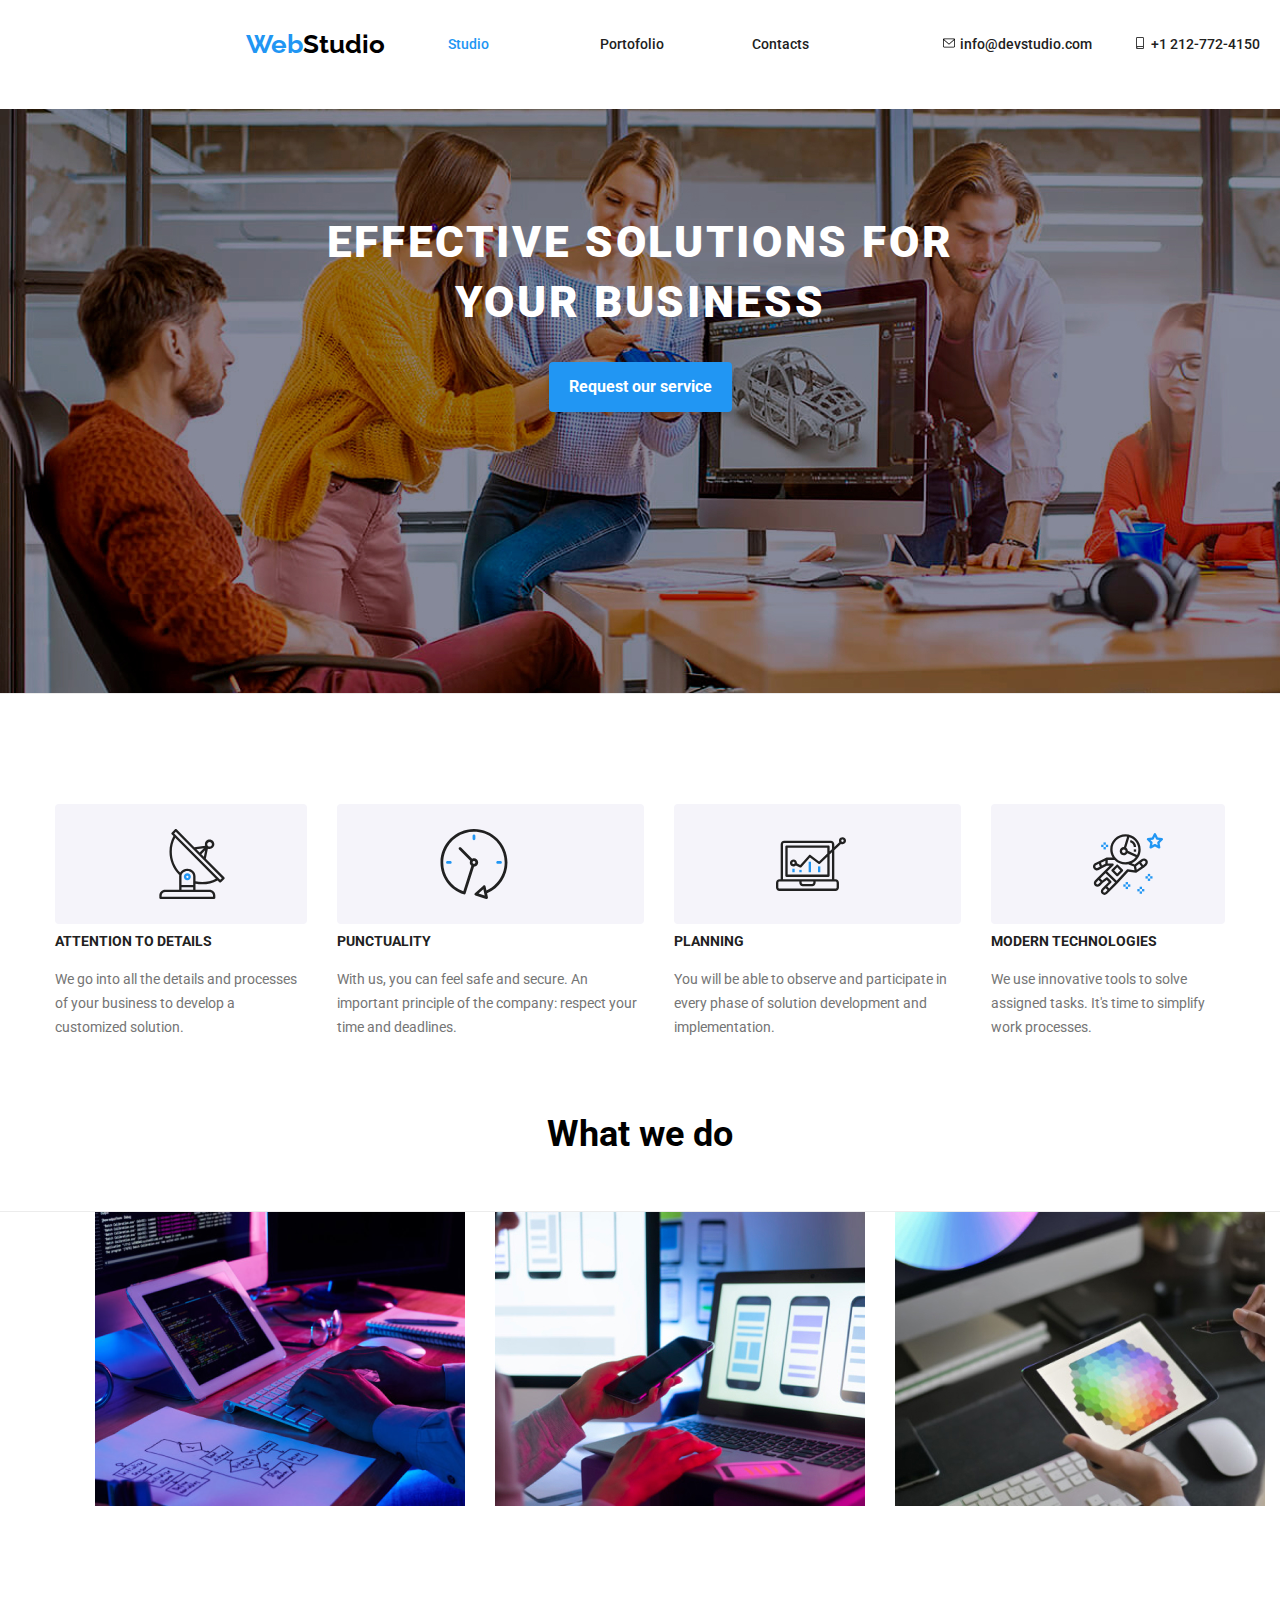
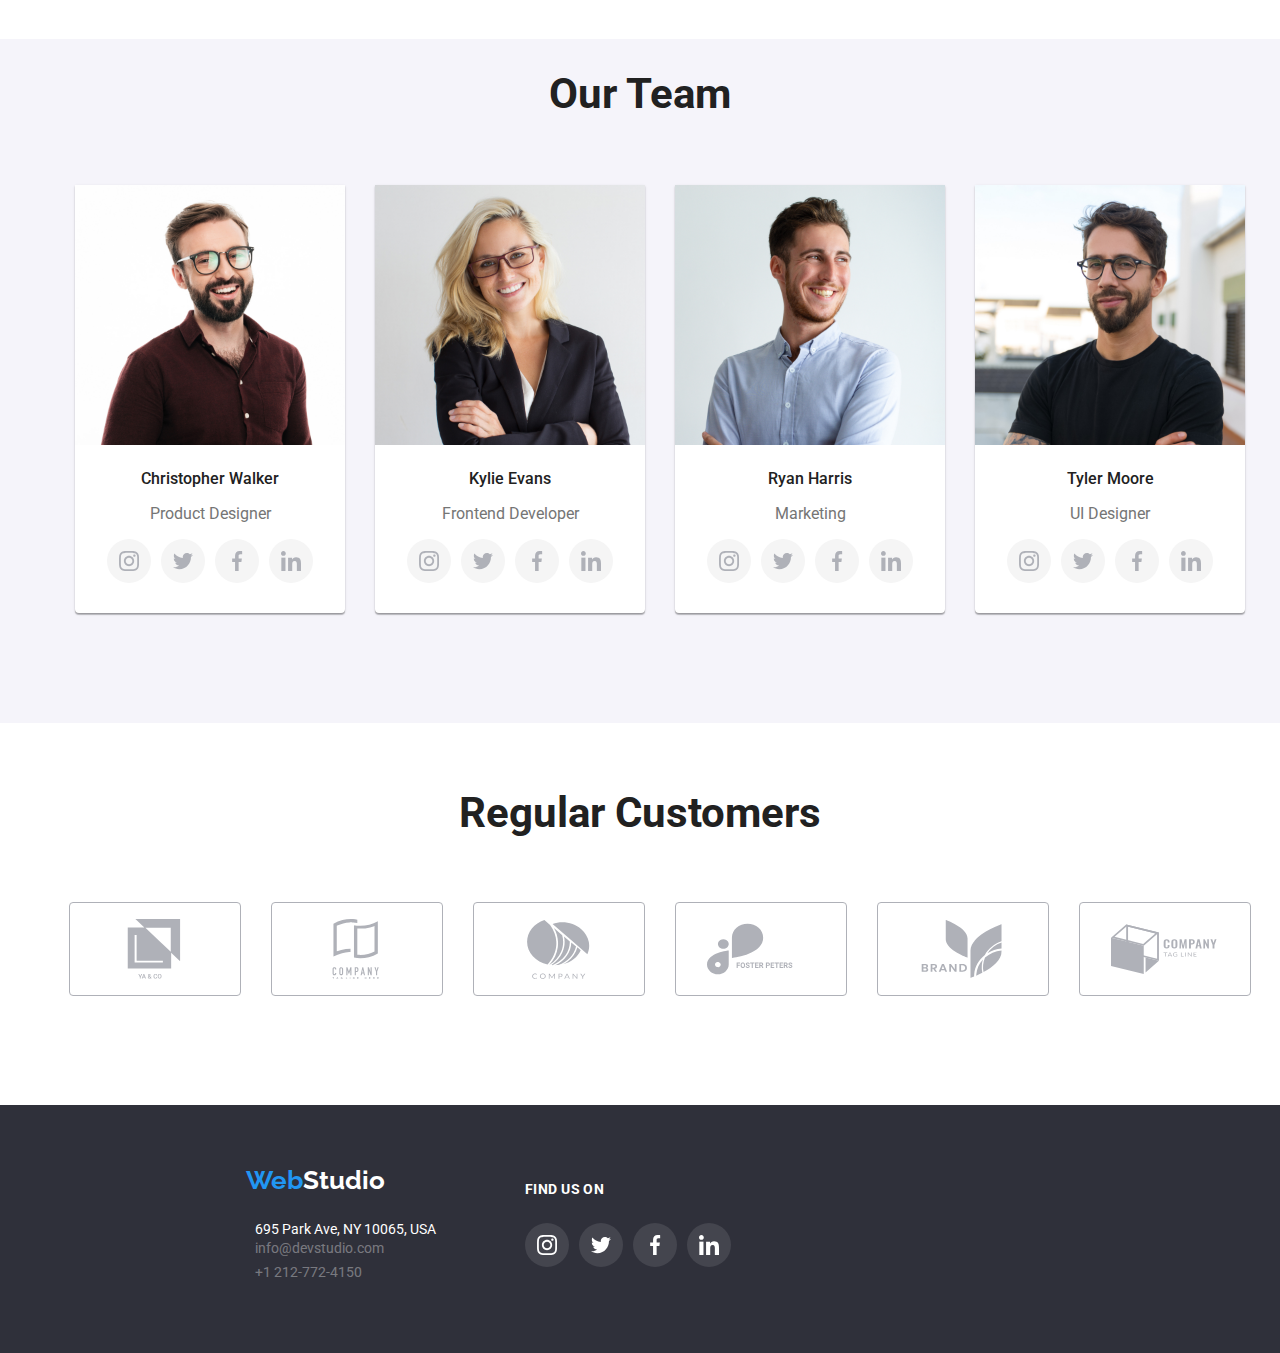
<file: index.html>
<!DOCTYPE html>
<html lang="en">
  <head>
    <meta charset="UTF-8" />
    <meta name="viewport" content="width=device-width, initial-scale=1.0" />
    <title>WebStudio Homework</title>
    <link rel="preconnect" href="https://fonts.googleapis.com" />
    <link rel="preconnect" href="https://fonts.gstatic.com" crossorigin />
    <link
      href="https://fonts.googleapis.com/css2?family=Raleway:wght@700&family=Roboto:wght@400;500;700;900&display=swap"
      rel="stylesheet"
    />
    <link rel="stylesheet" href="css/styles.css" />
  </head>
  <body>
    <!-- Menu Bar -->

    <header class="menu_header">
      <section class="main_logo">
        <a
          href="https://www.figma.com/file/TwjztGEkwMravGL9pPVt8l/Web-Studio-Homework-Project?type=design&node-id=74568-301&mode=design&t=quNgdQ1KRycnPcf1-0"
          target="_blank"
        >
          <span style="color: #2196f3">Web</span
          ><span style="color: #000000">Studio</span>
        </a>
      </section>
      <div class="div_nav">
        <nav class="main_nav">
          <ul class="nav_item_ul">
            <li class="nav_item_list current">
              <a href="index.html" style="color: #2196f3">Studio</a>
            </li>
            <li class="nav_item_list">
              <a href="portofolio.html">Portofolio</a>
            </li>
            <li class="nav_item_list"><a href="#contacts">Contacts</a></li>
          </ul>
        </nav>

        <ul class="contact_item">
          <li class="contact_item_list">
            <svg class="social_icon_1" width="16" height="12">
              <use href="./images/symbol-defs.svg#icon-envelope-hover"></use>
            </svg>
            <a class="social_icon_link" href="mailto:info@devstudio.com"
              >info@devstudio.com</a
            >
          </li>
          <li class="contact_item_list">
            <svg class="social_icon_1" width="16" height="12">
              <use href="./images/symbol-defs.svg#icon-smartphone"></use>
            </svg>
            <a href="tel:+12127724150">+1 212-772-4150</a>
          </li>
        </ul>
      </div>
    </header>

    <!-- Title -->
    <main class="main_class" style="overflow-x: hidden">
      <div class="title_container">
        <section class="main_title">
          <h1 class="main_title_h1">EFFECTIVE SOLUTIONS FOR YOUR BUSINESS</h1>
          <div class="container_main_button">
            <button class="main_button" type="button">
              Request our service
            </button>
          </div>
        </section>
      </div>

      <!-- Team  Qualities-->
      <section class="team_qualities_section">
        <ul class="team_qualities">
          <li class="team_qualities_list">
            <svg class="team_qualities_icon" width="70" height="70">
              <use href="./images/symbol-defs.svg#icon-antenna-1"></use>
            </svg>
            <h4 class="team_qualities_skill">ATTENTION TO DETAILS</h4>
            <p class="team_qualities_text">
              We go into all the details and processes of your business to
              develop a customized solution.
            </p>
          </li>

          <li class="team_qualities_list">
            <svg class="team_qualities_icon" width="70" height="70">
              <use href="./images/symbol-defs.svg#icon-clock-1"></use>
            </svg>
            <h4 class="team_qualities_skill">PUNCTUALITY</h4>
            <p class="team_qualities_text">
              With us, you can feel safe and secure. An important principle of
              the company: respect your time and deadlines.
            </p>
          </li>

          <li class="team_qualities_list">
            <svg class="team_qualities_icon" width="70" height="70">
              <use href="./images/symbol-defs.svg#icon-diagram-1"></use>
            </svg>
            <h4 class="team_qualities_skill">PLANNING</h4>
            <p class="team_qualities_text">
              You will be able to observe and participate in every phase of
              solution development and implementation.
            </p>
          </li>

          <li class="team_qualities_list">
            <svg class="team_qualities_icon" width="70" height="70">
              <use href="./images/symbol-defs.svg#icon-astronaut-1"></use>
            </svg>
            <h4 class="team_qualities_skill">MODERN TECHNOLOGIES</h4>
            <p class="team_qualities_text">
              We use innovative tools to solve assigned tasks. It's time to
              simplify work processes.
            </p>
          </li>
        </ul>
      </section>

      <!-- What we do -->
      <section class="whatwedo">
        <h2 class="whatwedo_section">What we do</h2>
        <ul class="whatwedo_gallery">
          <li class="whatwedo_list">
            <img
              src="./images/What we do/box 1.png"
              alt="First pictures"
              width="370"
            />
          </li>

          <li class="whatwedo_list">
            <img
              src="./images/What we do/box 2.jpg"
              alt="Second pictures"
              width="370"
            />
          </li>

          <li class="whatwedo_list">
            <img
              src="./images/What we do/box 3.jpg"
              alt="The tird pictures"
              width="370"
            />
          </li>
        </ul>
      </section>

      <!-- Our Team -->
      <section class="ourteam_section">
        <div class="container ourteam_div">
          <h2 class="ourteam">Our Team</h2>
          <ul class="ourteam_gallery">
            <li class="ourteam_list">
              <img
                src="./images/Our Team/ChristopherWalker.jpg"
                alt="Christopher Walker"
                width="270"
              />
              <h4 class="ourteam_name">Christopher Walker</h4>
              <p class="ourteam_text">Product Designer</p>
              <div class="socialmedia_icon">
                <a class="social_icon" href="#">
                  <svg class="social_icon_svg" width="20" height="20">
                    <use href="./images/symbol-defs.svg#icon-instagram"></use>
                  </svg>
                </a>
                <a class="social_icon" href="#">
                  <svg class="social_icon_svg" width="20" height="20">
                    <use href="./images/symbol-defs.svg#icon-twitter"></use>
                  </svg>
                </a>
                <a class="social_icon" href="#">
                  <svg class="social_icon_svg" width="20" height="20">
                    <use href="./images/symbol-defs.svg#icon-facebook"></use>
                  </svg>
                </a>
                <a class="social_icon" href="#">
                  <svg class="social_icon_svg" width="20" height="20">
                    <use href="./images/symbol-defs.svg#icon-linkedin"></use>
                  </svg>
                </a>
              </div>
            </li>
            <li class="ourteam_list">
              <img
                src="./images/Our Team/KylieEvans.jpg"
                alt="Kylie Evans"
                width="270"
              />
              <h4 class="ourteam_name">Kylie Evans</h4>
              <p class="ourteam_text">Frontend Developer</p>
              <div class="socialmedia_icon">
                <a class="social_icon" href="#">
                  <svg class="social_icon_svg" width="20" height="20">
                    <use href="./images/symbol-defs.svg#icon-instagram"></use>
                  </svg>
                </a>
                <a class="social_icon" href="#">
                  <svg class="social_icon_svg" width="20" height="20">
                    <use href="./images/symbol-defs.svg#icon-twitter"></use>
                  </svg>
                </a>
                <a class="social_icon" href="#">
                  <svg class="social_icon_svg" width="20" height="20">
                    <use href="./images/symbol-defs.svg#icon-facebook"></use>
                  </svg>
                </a>
                <a class="social_icon" href="#">
                  <svg class="social_icon_svg" width="20" height="20">
                    <use href="./images/symbol-defs.svg#icon-linkedin"></use>
                  </svg>
                </a>
              </div>
            </li>
            <li class="ourteam_list">
              <img
                src="./images/Our Team/RyanHarris.jpg"
                alt="Ryan Harris"
                width="270"
              />
              <h4 class="ourteam_name">Ryan Harris</h4>
              <p class="ourteam_text">Marketing</p>
              <div class="socialmedia_icon">
                <a class="social_icon" href="#">
                  <svg class="social_icon_svg" width="20" height="20">
                    <use href="./images/symbol-defs.svg#icon-instagram"></use>
                  </svg>
                </a>
                <a class="social_icon" href="#">
                  <svg class="social_icon_svg" width="20" height="20">
                    <use href="./images/symbol-defs.svg#icon-twitter"></use>
                  </svg>
                </a>
                <a class="social_icon" href="#">
                  <svg class="social_icon_svg" width="20" height="20">
                    <use href="./images/symbol-defs.svg#icon-facebook"></use>
                  </svg>
                </a>
                <a class="social_icon" href="#">
                  <svg class="social_icon_svg" width="20" height="20">
                    <use href="./images/symbol-defs.svg#icon-linkedin"></use>
                  </svg>
                </a>
              </div>
            </li>
            <li class="ourteam_list">
              <img
                src="./images/Our Team/TylerMoore.jpg"
                alt="Tyler Moore"
                width="270"
              />
              <h4 class="ourteam_name">Tyler Moore</h4>
              <p class="ourteam_text">UI Designer</p>
              <div class="socialmedia_icon">
                <a class="social_icon" href="#">
                  <svg class="social_icon_svg" width="20" height="20">
                    <use href="./images/icons.svg#icon-instagram"></use>
                  </svg>
                </a>
                <a class="social_icon" href="#">
                  <svg class="social_icon_svg" width="20" height="20">
                    <use href="./images/symbol-defs.svg#icon-twitter"></use>
                  </svg>
                </a>
                <a class="social_icon" href="#">
                  <svg class="social_icon_svg" width="20" height="20">
                    <use href="./images/symbol-defs.svg#icon-facebook"></use>
                  </svg>
                </a>
                <a class="social_icon" href="#">
                  <svg class="social_icon_svg" width="20" height="20">
                    <use href="./images/symbol-defs.svg#icon-linkedin"></use>
                  </svg>
                </a>
              </div>
            </li>
          </ul>
        </div>
      </section>

      <!-- Regular Customer -->

      <section class="client_section">
        <div class="client_div">
          <h2 class="ourteam">Regular Customers</h2>
          <ul class="list_client">
            <li class="list_client_li">
              <a class="client_link" href="#">
                <svg class="client_icon" width="106" height="60">
                  <use href="./images/symbol-defs.svg#icon-1"></use>
                </svg>
              </a>
            </li>
            <li class="list_client_li">
              <a class="client_link" href="#">
                <svg class="client_icon" width="106" height="60">
                  <use href="./images/symbol-defs.svg#icon-2"></use>
                </svg>
              </a>
            </li>
            <li class="list_client_li">
              <a class="client_link" href="#">
                <svg class="client_icon" width="106" height="60">
                  <use href="./images/symbol-defs.svg#icon-3"></use>
                </svg>
              </a>
            </li>
            <li class="list_client_li">
              <a class="client_link" href="#">
                <svg class="client_icon" width="106" height="60">
                  <use href="./images/symbol-defs.svg#icon-4"></use>
                </svg>
              </a>
            </li>
            <li class="list_client_li">
              <a class="client_link" href="#">
                <svg class="client_icon" width="106" height="60">
                  <use href="./images/symbol-defs.svg#icon-5"></use>
                </svg>
              </a>
            </li>
            <li class="list_client_li">
              <a class="client_link" href="#">
                <svg class="client_icon" width="106" height="60">
                  <use href="./images/symbol-defs.svg#icon-6"></use>
                </svg>
              </a>
            </li>
          </ul>
        </div>
      </section>
    </main>

    <!-- Contact Adress -->

    <footer class="main_footer">
      <section class="all_footer">
        <section class="main_logo">
          <a
            href="https://www.figma.com/file/TwjztGEkwMravGL9pPVt8l/Web-Studio-Homework-Project?type=design&node-id=74568-301&mode=design&t=quNgdQ1KRycnPcf1-0"
            target="_blank"
          >
            <span style="color: #2196f3">Web</span
            ><span style="color: #ffffff">Studio</span>
          </a>
        </section>
        <address class="address">
          <ul class="address_section">
            <li class="address_location">695 Park Ave, NY 10065, USA</li>
            <li class="address_contact">info@devstudio.com</li>
            <li class="address_contact">+1 212-772-4150</li>
          </ul>
        </address>

        <div class="footer_social">
          <p class="find_us">FIND US ON</p>
          <ul class="socialmedia_class">
            <li class="footer_socialmedia_list">
              <a class="footer_social_icon" href="#">
                <svg class="footer_icon_svg" width="20" height="20">
                  <use href="./images/symbol-defs.svg#icon-instagram"></use>
                </svg>
              </a>
            </li>
            <li class="footer_socialmedia_list">
              <a class="footer_social_icon" href="#">
                <svg class="footer_icon_svg" width="20" height="20">
                  <use href="./images/symbol-defs.svg#icon-twitter"></use>
                </svg>
              </a>
            </li>
            <li class="footer_socialmedia_list">
              <a class="footer_social_icon" href="#">
                <svg class="footer_icon_svg" width="20" height="20">
                  <use href="./images/symbol-defs.svg#icon-facebook"></use>
                </svg>
              </a>
            </li>
            <li class="footer_socialmedia_list">
              <a class="footer_social_icon" href="#">
                <svg class="footer_icon_svg" width="20" height="20">
                  <use href="./images/symbol-defs.svg#icon-linkedin"></use>
                </svg>
              </a>
            </li>
          </ul>
        </div>
      </section>
    </footer>
  </body>
</html>
</file>
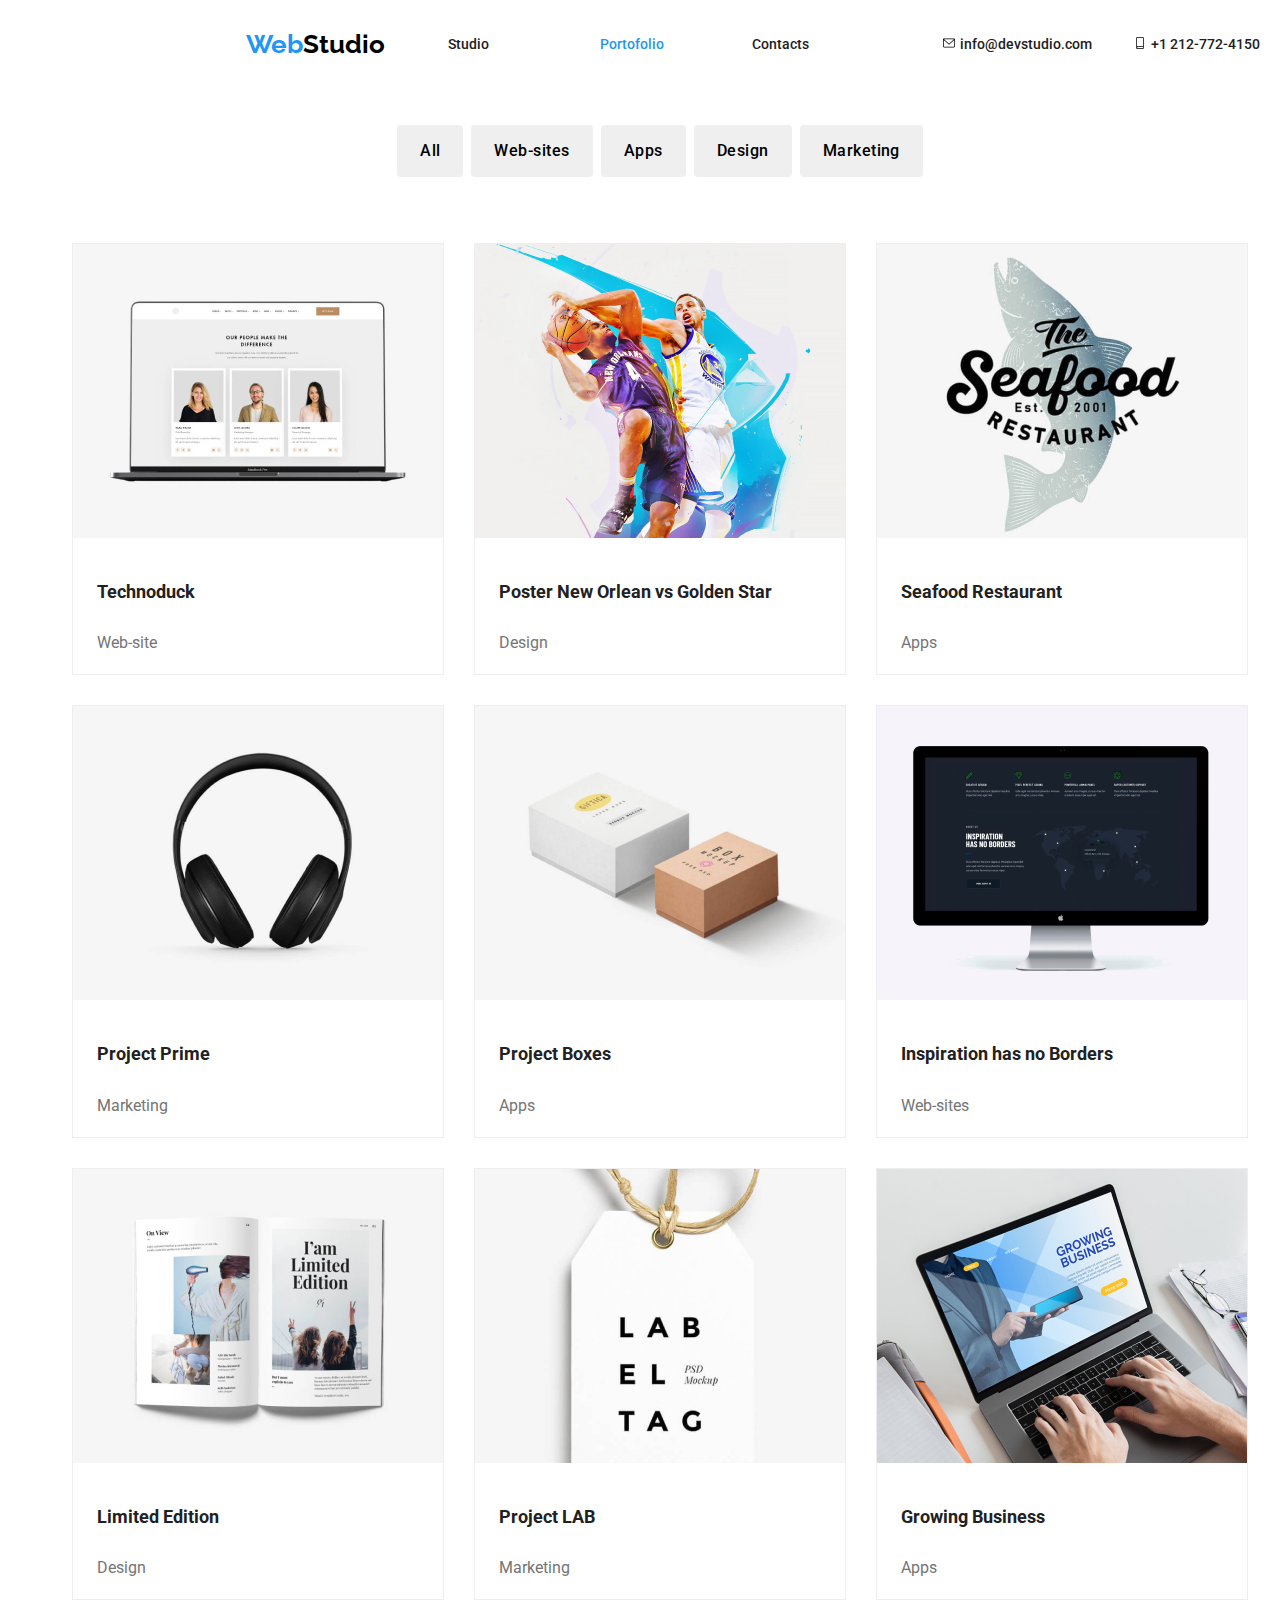
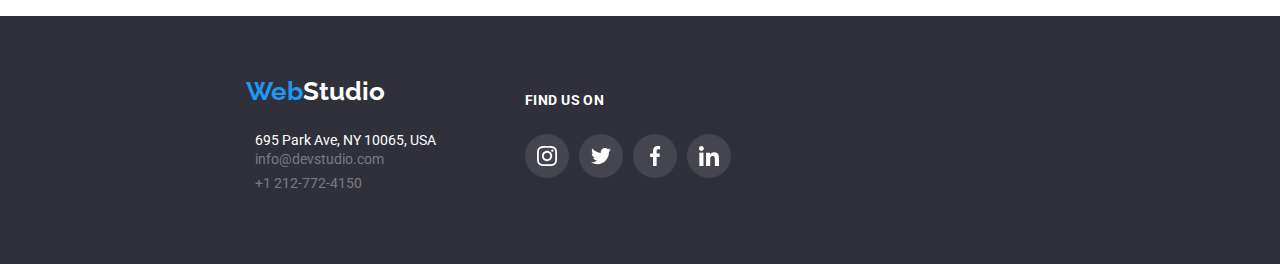
<file: portofolio.html>
<!DOCTYPE html>
<html lang="en">
  <head>
    <meta charset="UTF-8" />
    <meta name="viewport" content="width=device-width, initial-scale=1.0" />
    <title>Portofolio</title>
    <link rel="preconnect" href="https://fonts.googleapis.com" />
    <link rel="preconnect" href="https://fonts.gstatic.com" crossorigin />
    <link
      href="https://fonts.googleapis.com/css2?family=Raleway:wght@700&family=Roboto:wght@400;500;700;900&display=swap"
      rel="stylesheet"
    />
    <link rel="stylesheet" href="css/styles.css" />
  </head>
  <body>
    <!-- Menu Bar -->

    <header class="menu_header">
      <section class="main_logo">
        <a
          href="https://www.figma.com/file/TwjztGEkwMravGL9pPVt8l/Web-Studio-Homework-Project?type=design&node-id=74568-301&mode=design&t=quNgdQ1KRycnPcf1-0"
          target="_blank"
        >
          <span style="color: #2196f3">Web</span
          ><span style="color: #000000">Studio</span>
        </a>
      </section>
      <div class="div_nav">
        <nav class="main_nav">
          <ul class="nav_item_ul">
            <li class="nav_item_list current">
              <a href="index.html">Studio</a>
            </li>
            <li class="nav_item_list">
              <a href="portofolio.html" style="color: #2196f3">Portofolio</a>
            </li>
            <li class="nav_item_list"><a href="#contacts">Contacts</a></li>
          </ul>
        </nav>

        <ul class="contact_item">
          <li class="contact_item_list">
            <svg class="social_icon_1" width="16" height="12">
              <use href="./images/symbol-defs.svg#icon-envelope-hover"></use>
            </svg>
            <a class="social_icon_link" href="mailto:info@devstudio.com"
              >info@devstudio.com</a
            >
          </li>
          <li class="contact_item_list">
            <svg class="social_icon_1" width="16" height="12">
              <use href="./images/symbol-defs.svg#icon-smartphone"></use>
            </svg>
            <a href="tel:+12127724150">+1 212-772-4150</a>
          </li>
        </ul>
      </div>
    </header>

    <!-- Button Website -->
    <main class="main_class">
      <section class="all_section_portofolio">
        <section class="button_section">
          <ul class="button_portofolio">
            <li class="button_list"><button type="button">All</button></li>
            <li class="button_list">
              <button type="button">Web-sites</button>
            </li>
            <li class="button_list"><button type="button">Apps</button></li>
            <li class="button_list"><button type="button">Design</button></li>
            <li class="button_list">
              <button type="button">Marketing</button>
            </li>
          </ul>
        </section>

        <!-- Images Portofolio -->

        <ul class="portofolio_list">
          <li class="gallery_list">
            <img
              src="./images/Portofolio/potofolio1.jpg"
              alt="WebSite"
              width="370"
            />
            <h5 class="portofolio_name">Technoduck</h5>
            <p class="portofolio_text">Web-site</p>
            <p></p>
          </li>

          <li class="gallery_list">
            <img
              src="./images/Portofolio/potofolio2.jpg"
              alt="NewOrlean_GoldenStar"
              width="370"
            />
            <h5 class="portofolio_name">Poster New Orlean vs Golden Star</h5>
            <p class="portofolio_text">Design</p>
          </li>
          <li class="gallery_list">
            <img
              src="./images/Portofolio/potofolio3.jpg"
              alt="Restaurant"
              width="370"
            />
            <h5 class="portofolio_name">Seafood Restaurant</h5>
            <p class="portofolio_text">Apps</p>
          </li>
          <li class="gallery_list">
            <img
              src="./images/Portofolio/potofolio4.jpg"
              alt="ProjectPrime"
              width="370"
            />
            <h5 class="portofolio_name">Project Prime</h5>
            <p class="portofolio_text">Marketing</p>
          </li>
          <li class="gallery_list">
            <img
              src="./images/Portofolio/potofolio5.jpg"
              alt="ProjectBoxes"
              width="370"
            />
            <h5 class="portofolio_name">Project Boxes</h5>
            <p class="portofolio_text">Apps</p>
          </li>
          <li class="gallery_list">
            <img
              src="./images/Portofolio/potofolio6.jpg"
              alt="Inspiration"
              width="370"
            />
            <h5 class="portofolio_name">Inspiration has no Borders</h5>
            <p class="portofolio_text">Web-sites</p>
          </li>
          <li class="gallery_list">
            <img
              src="./images/Portofolio/potofolio7.jpg"
              alt="LimitedEdition"
              width="370"
            />
            <h5 class="portofolio_name">Limited Edition</h5>
            <p class="portofolio_text">Design</p>
          </li>
          <li class="gallery_list">
            <img
              src="./images/Portofolio/potofolio8.jpg"
              alt="ProjectLab"
              width="370"
            />
            <h5 class="portofolio_name">Project LAB</h5>
            <p class="portofolio_text">Marketing</p>
          </li>
          <li class="gallery_list">
            <img
              src="./images/Portofolio/potofolio9.jpg"
              alt="GrowingBusiness"
              width="370"
            />
            <h5 class="portofolio_name">Growing Business</h5>
            <p class="portofolio_text">Apps</p>
          </li>
        </ul>
      </section>
    </main>

    <!-- Contact Adress -->
    <footer class="main_footer">
      <section class="all_footer">
        <section class="main_logo">
          <a
            href="https://www.figma.com/file/TwjztGEkwMravGL9pPVt8l/Web-Studio-Homework-Project?type=design&node-id=74568-301&mode=design&t=quNgdQ1KRycnPcf1-0"
            target="_blank"
          >
            <span style="color: #2196f3">Web</span
            ><span style="color: #ffffff">Studio</span>
          </a>
        </section>
        <address class="address">
          <ul class="address_section">
            <li class="address_location">695 Park Ave, NY 10065, USA</li>
            <li class="address_contact">info@devstudio.com</li>
            <li class="address_contact">+1 212-772-4150</li>
          </ul>
        </address>

        <div class="footer_social">
          <p class="find_us">FIND US ON</p>
          <ul class="socialmedia_class">
            <li class="footer_socialmedia_list">
              <a class="footer_social_icon" href="#">
                <svg class="footer_icon_svg" width="20" height="20">
                  <use href="./images/symbol-defs.svg#icon-instagram"></use>
                </svg>
              </a>
            </li>
            <li class="footer_socialmedia_list">
              <a class="footer_social_icon" href="#">
                <svg class="footer_icon_svg" width="20" height="20">
                  <use href="./images/symbol-defs.svg#icon-twitter"></use>
                </svg>
              </a>
            </li>
            <li class="footer_socialmedia_list">
              <a class="footer_social_icon" href="#">
                <svg class="footer_icon_svg" width="20" height="20">
                  <use href="./images/symbol-defs.svg#icon-facebook"></use>
                </svg>
              </a>
            </li>
            <li class="footer_socialmedia_list">
              <a class="footer_social_icon" href="#">
                <svg class="footer_icon_svg" width="20" height="20">
                  <use href="./images/symbol-defs.svg#icon-linkedin"></use>
                </svg>
              </a>
            </li>
          </ul>
        </div>
      </section>
    </footer>
  </body>
</html>
</file>
<file: css/styles.css>
:root {
    --primary-font: 'Roboto', sans-serif;
    --secondary-font: 'Raleway', sans-serif;
    --primary-color: #212121;
    --secondary-color: #2196f3;
    --light-color: #757575;
    --sec-color: #afb1b8;   
}

body {
    background-color: #FFF;
    margin: 0;
}


/* Menu Bar */

.main_logo {
    display: flex;
    justify-content: space-between;
    font-weight: 700;
    font-size: 26px;
    font-family: var(--secondary-font);
    margin-bottom: 20px;
}

.menu_header {
    display: flex;
    align-items: center;
    justify-content: space-between;
    border-bottom: 1px solid #ececec;
    margin-left: 215px;
    border: none;
}

.nav_item_list {
    font-weight: 500;
    font-size: 14px;
    line-height: 1.2;
    width: 25%;
    justify-content: space-between;
    align-items: center;
    color: var(--primary-color);
    font-family: var(--primary-font);
}

.main_nav {
    background-color: #fff;
    overflow: hidden;
    line-height: 16.41px;
    font-weight: 500;
    list-style-type: none;
    justify-content: space-between;
    display: flex;
    align-items: center;
    justify-content: space-between;
    padding-bottom: 20px;
}

.main_nav a{
    font-weight: 500%;
}

.main_nav ul {
    display: flex;
    background-color: #fff;
    overflow: hidden;
    line-height: 16.41px;
    width: 405px;
    list-style-type: none;
    justify-content: space-between; 
}

.div_nav {
    display: flex;
    width: 80%;
    justify-content: space-between;
    padding: 20px;
}


.nav_item_list a:hover,
.nav_item_list a:focus {
    color: var(--secondary-color);
}


.contact_item {
    display: flex;
    justify-content: space-between;
    align-items: center;
    padding-bottom: 20px;
    margin-left: auto;
    gap: 40px;
}

.contact_item_list a:hover {
    color: var(--secondary-color);
}

.contact_item_list:hover,
.contact_item_list:focus{
    fill: var(--secondary-color);
}

.contact_item_list {
    font-weight: 500;
    font-size: 14px;
    line-height: 1.2;
    font-family: var(--primary-font);
    justify-content: center;
}

/* Title */
.main_title {
    background-image: url(../images/background.jpg);
    color: #fff;
    width: 100%;
    height: 600px;
    margin-top: -80px;
    text-align: center;
}

element.style {
    overflow-x: hidden;
}

.title_container {
    display: flex;
    align-items: center;
    padding-top: 5%;
    border-bottom: 1px solid #ececec;
    justify-content: space-between;
}

.main_title_h1 {
    font-family: var(--primary-font);
    text-align: center;
    font-size: 44px;
    font-weight: 900;
    line-height: 1.36;
    letter-spacing: 0.06em;
    text-transform: uppercase;
    margin: 0 auto 30px;
    max-width: 696px;  
}

.main_title_h1 {
    padding-top: 120px;
}

.main_button {
    color: #fff;
    padding: 10px 20px;
    border-radius: 4px;
    font-weight: 700;
    font-size: 16px;
    border: none;
    text-align: center;
    line-height: 1.87;
    font-family: var(--primary-font);
    background-color: var(--secondary-color);
    box-shadow: 0px 4px 4px 0px #00000026;
}

.container_main_button {
    display: flex;
    justify-content: center;
}

.main_button:hover,
.main_button:focus {
    background-color: #188ce8;
    box-shadow: 0px 4px 4px 0px #00000026;
}

/* Team Qualities */

.team_qualities_section {
    display: flex;
    justify-self: center;
    margin: auto;
    background-color: #ffffff;
    top: 774px;
    width: 1170px;
    height: 251px;
  }

ul.team_qualities {
    display: flex;
    gap: 30px;
    padding: 0;
}
.team_qualities_section p{
    line-height: 1.71;
}

.team_qualities_skill {
    font-family: var(--primary-font);
    font-weight: 700;
    font-size: 14px;
    color: var(--primary-color);
    line-height: 1.2;
    text-align: left;
    margin-top: 30px;

}

.team_qualities_text {
    font-family: var(--primary-font);
    font-weight: 400;
    font-size: 14px;
    color: var(--light-color);
    line-height: 1.5;
}

.team_qualities_list {
    display: block;
    height: 120px;
    background-color: #f5f4fa;
    border-radius: 4px;
    margin-top: 94px;
}

.team_qualities_icon {
    text-align: center;
    margin-top: 25px;
    align-content: center;
    margin-left: 102px;
}


/* What we do */

.whatwedo_section {
    font-family: var(--primary-font);
    font-weight: 700;
    font-size: 36px;
    line-height: 2.63;
    text-align: center;
    padding-top: 42px;
    margin-top: 100px;
}

.whatwedo img{
    width: 370px;
    height: 294px;
    top: 1061px;
    left: 215px;
}

.whatwedo_gallery {
    display: flex;
    gap: 30px;
    padding-bottom: 94px;
    border-top: 1px solid #ececec;
    width: 100%;
    top: 1061px;
    left: 215px;
    justify-content: center;
    align-items: center;
}

/* Our Team */

.ourteam_section {
    line-height: 1.19;
    background-color: #f5f4fa;
    padding-bottom: 94px;

      }

.ourteam {
    font-family: var(--primary-font);
    font-weight: 700;
    font-size: 42px;
    color: var(--primary-color);
    text-align: center;
    line-height: 2.63;
}

.ourteam_gallery {
    display: flex;
    gap: 30px;
    justify-content: center;
}

.ourteam_list {
    background-color: #fff;
    box-shadow: 0px 1px 3px rgba(0, 0, 0, 0.12), 0px 1px 1px rgba(0, 0, 0, 0.14),0px 2px 1px rgba(0, 0, 0, 0.2);
    border-radius: 0px 0px 4px 4px;
    text-align: center;
}


.ourteam_name {
    font-family: var(--primary-font);
    font-weight: 500;
    font-size: 16px;
    text-align: center;
    color: var(--primary-color);
    line-height: 1.17;
    font-weight: 500;
    font-size: 16px;
    margin-bottom: 10px;
}

.ourteam_text {
    font-family: var(--primary-font);
    font-weight: 400;
    font-size: 16px;
    color: var(--light-color);
    text-align: center;
    line-height: 1.17;
}

.container {

    margin-left: auto;
    margin-right: auto;
    width: 1200px;
    padding-left: 15px;
    padding-right: 15px;
}

/* Regular client */



.list_client {
    display: flex;
    gap: 30px;
    height: 92px;
}

.list_client_li {
    display: flex;
    height: 92px;
    align-items: center;
    justify-content: center;
}

.client_link {
    display: flex;
    width: 100%;
    border: 1px solid var(--sec-color);
    width: 170px;
    height: 92px;
    top: 2493px;
    left: 415px;
    border-radius: 4px;
    text-align: center;
}

.client_icon {
    fill: var(--sec-color);
    align-items: center;
    justify-content: center;
    margin-left: 31px;
    margin-top: 16px;    
}

.client_section {
    display: flex;
    margin-bottom: 94px;
    justify-content: center;
}

.client_link:hover .client_icon,
.client_link:focus .client_icon{
    fill: var(--secondary-color);
}

.client_link:hover,
.client_link:focus {
    border: 1px solid var(--secondary-color);
}

.socialmedia_icon {
    display: flex;
    gap: 10px;
    margin-left: 32px;
    margin-bottom: 30px;
    margin-top: 16px;
}

.social_icon {
    display: flex;
    width: 44px;
    height: 44px;  
    border-radius: 50%;
    background-color: #f5f5f5;
    align-items: center;
    justify-content: center;
}

.next_team {
    display: flex;
}
.social_icon:hover,
.social_icon:focus,
.footer_social_icon:hover,
.footer_social_icon:focus {
    background-color: #2196f3;
}

.footer_social_icon {
    display: flex;
    width: 44px;
    height: 44px;  
    border-radius: 50%;
    background: #FFFFFF1A;
    align-items: center;
    justify-content: center;   
}

.footer_social_icon:hover .footer_icon_svg,
.footer_social_icon:focus .footer_icon_svg{
    fill: #f5f5f5;
}

.footer_icon_svg {
    fill: #fff;}

.social_icon:hover .social_icon_svg,
.social_icon:focus .social_icon_svg{
    fill: #f5f5f5;
}

.social_icon_svg {
    fill: #afb1b8;
}

/* PORTOFOLIO */


.button_portofolio {
    display: flex;
    gap: 8px;
    justify-content: center;
}

.button_portofolio button{
    display:block;
    font-family: var(--primary-font);
    font-weight: 500;
    line-height: 38px;
    letter-spacing: 0.03em;
    font-size: 16px;
    display: inline-block;
    padding: 6px 22px;
    border: 1px solid transparent;
    border-radius: 4px;
    margin-bottom: 50px;
}

button:hover,
button:focus {
    font-family: var(--primary-font);
    color: #fff;
    background-color: var(--secondary-color);
    box-shadow: 0px 2px 2px 0px #0000001F;
    box-shadow: 0px 1px 2px 0px #00000014;
    box-shadow: 0px 3px 1px 0px #0000001A;
}

.portofolio_name {
    font-family: var(--primary-font);
    font-weight: 700;
    font-size: 18px;
    color: var(--primary-color);
    text-align: center;
    line-height: 2.25;
    text-align: left;
    margin-bottom: 4px;
    margin-left: 24px;
}
.portofolio_text {
    font-family: var(--primary-font);
    font-family: 400;
    font-size: 16px;
    color: var(--light-color);
    text-align: center;
    line-height: 1.87;
    text-align: left;
    margin-left: 24px;
}

.portofolio_list {
    display: flex;
    flex-wrap: wrap;
    gap: 30px;
    justify-content: center;
}
.gallery_list {
    border: 1px solid #EEEEEE;
}

.gallery_list:hover,
.gallery_list:focus {
    box-shadow: 1px 4px 6px 0px #00000029;
    box-shadow: 0px 4px 4px 0px #0000000F;
    box-shadow: 0px 1px 1px 0px #0000001F;
    }

/* Contact Adress */
.main_footer {
    font-family: var(--primary-font);
    font-weight: 400;
    background-color: #2F303A;
    font-size: 26px;
    padding-left: 215px;
    
}

.all_footer {
    padding: 60px 0;
}

.main_logo {
    margin-left: 31px;
}

.address_location {
    font-family: var(--primary-font);
    font-weight: 400;
    font-size: 14px;
    color: #FFFFFF;
    font-style: normal;
}

.address_contact {
    font-family: var(--primary-font);
    font-weight: 400;
    font-size: 14px;
    color: #FFFFFF99;
    opacity: 60%;
    line-height: 1.7;
    font-style: normal;
}

.footer_social {
    margin-left: 270px;
    margin-top: -130px;
}

.find_us {
    color: #FFFFFF;
    font-family: var(--primary-font);
    font-size: 14px;
    font-weight: 700;
    line-height: 16px;
    letter-spacing: 0.03em;
    text-align: left;
    margin-left: 40px;
}

.socialmedia_class {
    display: flex;
    gap: 10px;
}


/* For all pages */
ul {
    list-style-type: none;
    margin-block-start: 1em;
    margin-block-end: 1em;
    margin-inline-start: 0px;
    margin-inline-end: 0px;
    padding-inline-start: 40px;
}

a{
    text-decoration: none;
    color: var(--primary-color);
}

button {
    cursor: pointer;
}
</file>
